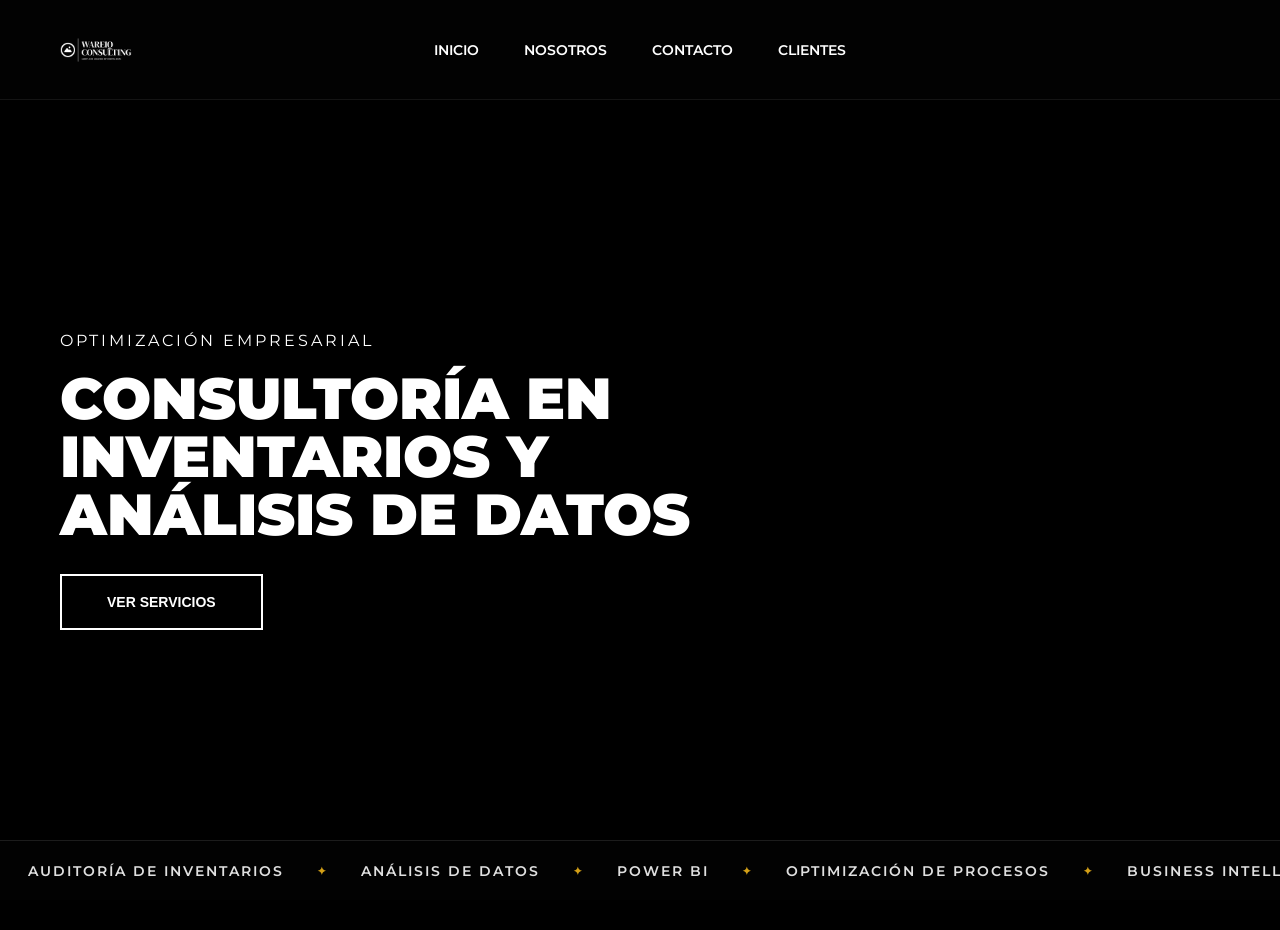
<file: index.html>
<!DOCTYPE html>
<html lang="es">
<head>
    <meta charset="UTF-8">
    <meta name="viewport" content="width=device-width, initial-scale=1.0">
    <title>WareIQ Consulting</title>

    <link rel="stylesheet" href="style.css">

    <link rel="preconnect" href="https://fonts.googleapis.com">
    <link href="https://fonts.googleapis.com/css2?family=Montserrat:wght@300;400;600;700;900&display=swap" rel="stylesheet">
</head>

<body>

    <!-- NAVBAR -->
    <header class="navbar">

        <div class="logo">
            <img src="logo.png" alt="WareIQ Logo">
        </div>

        <nav>
            <a href="index.html">INICIO</a>
            <a href="nosotros.html">NOSOTROS</a>
            <a href="contacto.html">CONTACTO</a>
            <a href="portal.html">CLIENTES</a>
        </nav>

        <div class="menu-btn">☰</div>

    </header>

    <!-- HERO -->
    <!-- HERO -->
<section class="hero">

    <div class="overlay"></div>

    <div class="hero-content">

        <p class="subtitle">
            OPTIMIZACIÓN EMPRESARIAL
        </p>

        <h1>
            CONSULTORÍA EN <br>
            INVENTARIOS Y <br>
            ANÁLISIS DE DATOS
        </h1>

        <button class="hero-btn"
                onclick="window.location.href='servicios.html'">
            VER SERVICIOS
        </button>

    </div>


    <!-- CINTA ANIMADA DE SERVICIOS -->
    <div class="services-ticker">

        <div class="ticker-track">

            <div class="ticker-content">
                <span>AUDITORÍA DE INVENTARIOS</span>
                <span class="separator">✦</span>

                <span>ANÁLISIS DE DATOS</span>
                <span class="separator">✦</span>

                <span>POWER BI</span>
                <span class="separator">✦</span>

                <span>OPTIMIZACIÓN DE PROCESOS</span>
                <span class="separator">✦</span>

                <span>BUSINESS INTELLIGENCE</span>
                <span class="separator">✦</span>
            </div>

            <!-- COPIA PARA MOVIMIENTO INFINITO -->
            <div class="ticker-content" aria-hidden="true">
                <span>AUDITORÍA DE INVENTARIOS</span>
                <span class="separator">✦</span>

                <span>ANÁLISIS DE DATOS</span>
                <span class="separator">✦</span>

                <span>POWER BI</span>
                <span class="separator">✦</span>

                <span>OPTIMIZACIÓN DE PROCESOS</span>
                <span class="separator">✦</span>

                <span>BUSINESS INTELLIGENCE</span>
                <span class="separator">✦</span>
            </div>

        </div>

    </div>

</section>

    <script src="script.js"></script>

</body>
</html>
</file>
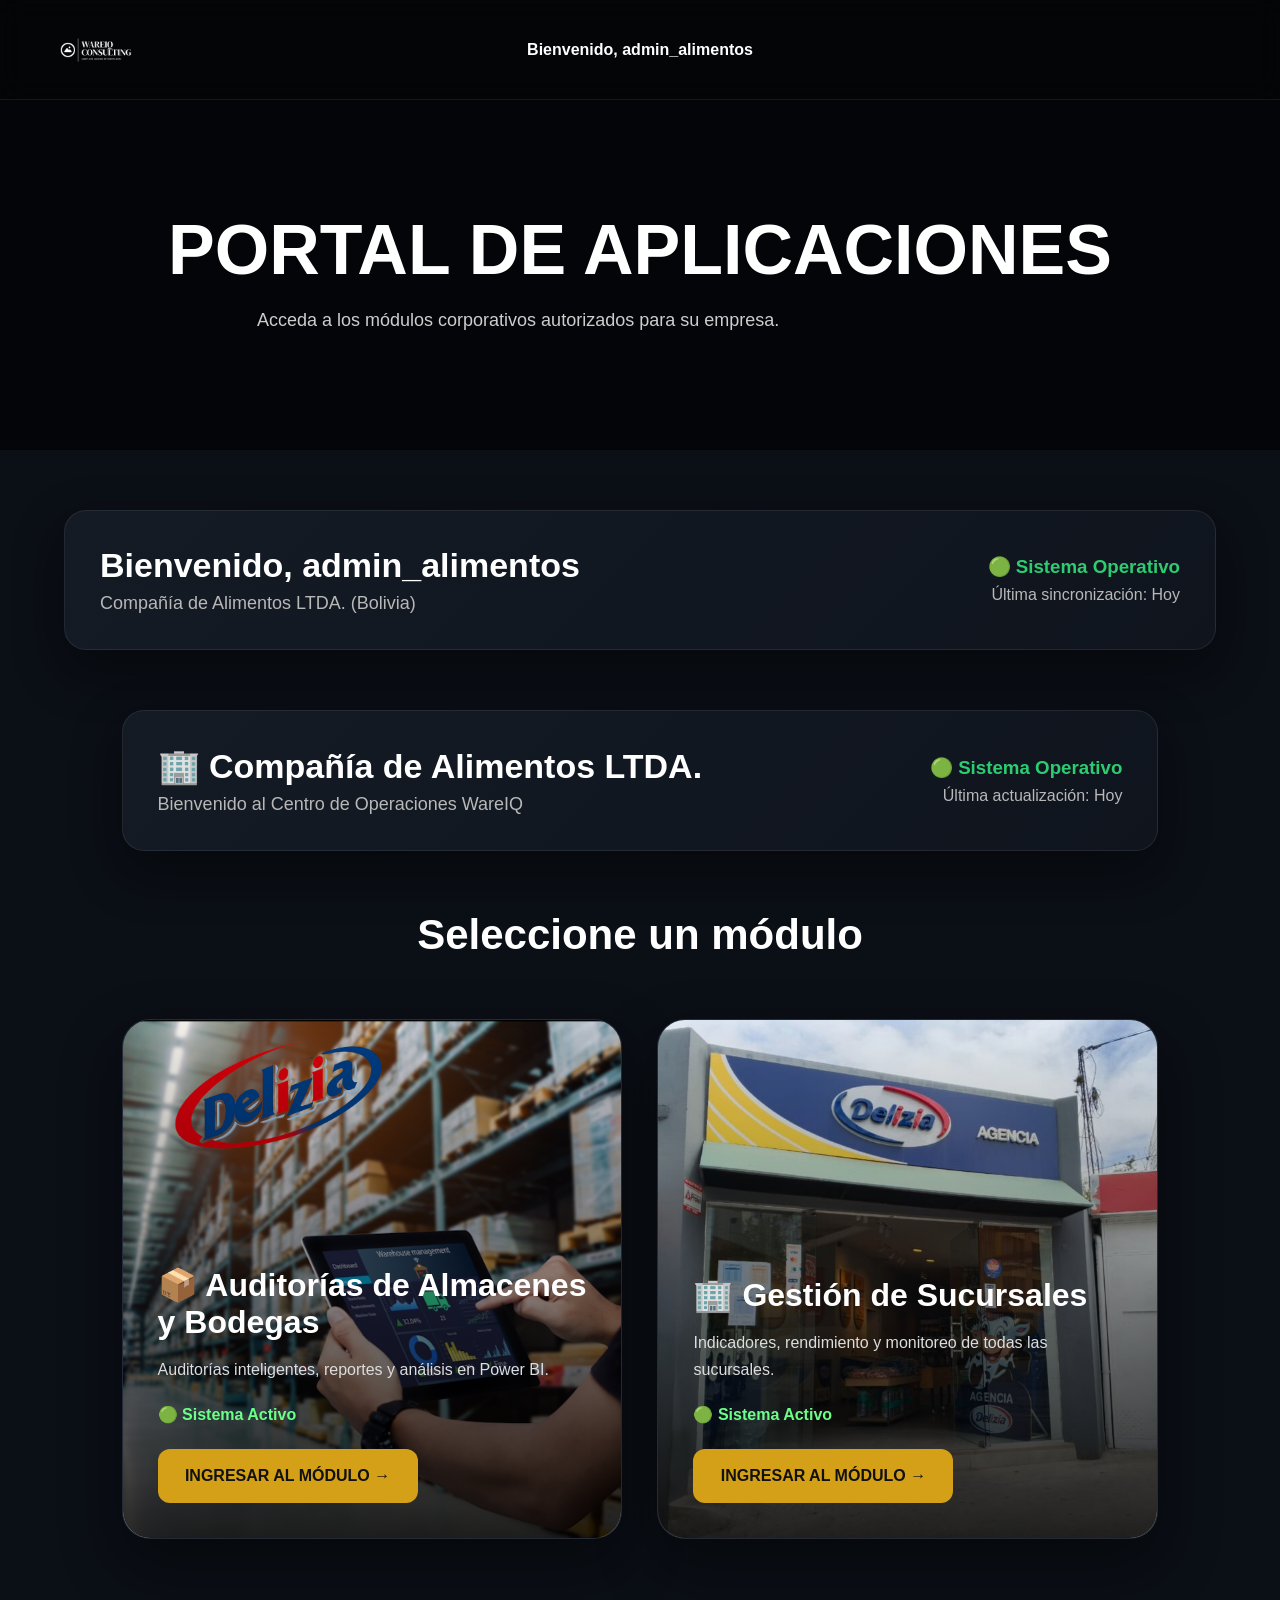
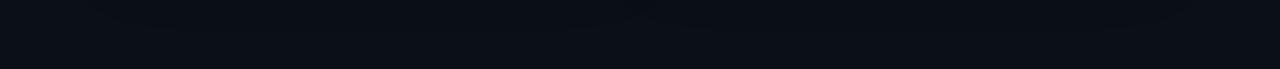
<file: apps-alimentos.html>
<!DOCTYPE html>
<html lang="es">

<head>

    <meta charset="UTF-8">
    <meta name="viewport" content="width=device-width, initial-scale=1.0">

    <title>Aplicaciones | Compañía de Alimentos</title>

     <link rel="stylesheet" href="style.css">
    <link rel="stylesheet" href="apps.css">

</head>

<body>

<header class="navbar">

    <div class="logo">

        <img src="logo.png" alt="WareIQ">

    </div>

    <nav>

        <span style="color:white;font-weight:600;">

            Bienvenido, admin_alimentos

        </span>

    </nav>

</header>


<section class="page-hero solutions-banner">

    <div class="page-hero-content">

        <h1>PORTAL DE APLICACIONES</h1>

        <p>

            Acceda a los módulos corporativos autorizados para su empresa.

        </p>

    </div>

</section>

    <section class="welcome-apps">

    <div class="welcome-left">

        <h2>Bienvenido, admin_alimentos</h2>

        <p>

            Compañía de Alimentos LTDA. (Bolivia)

        </p>

    </div>

    <div class="system-status">

        <h3>🟢 Sistema Operativo</h3>

        <p>

            Última sincronización:
            Hoy

        </p>

    </div>

</section>

<section class="apps-container">

    <div class="welcome-apps">

        <div class="welcome-left">

            <h2>🏢 Compañía de Alimentos LTDA.</h2>

            <p>

                Bienvenido al Centro de Operaciones WareIQ

            </p>

        </div>

        <div class="system-status">

            <h3>🟢 Sistema Operativo</h3>

            <p>

                Última actualización: Hoy

            </p>

        </div>

    </div>

    <h2 class="apps-title">

        Seleccione un módulo

    </h2>

    <div class="apps-grid">


<div class="app-card">

    <img src="auditoria-almacenes1.png" alt="Auditorías">

    <div class="app-overlay">

        <h3>📦 Auditorías de Almacenes y Bodegas</h3>

        <p>
            Auditorías inteligentes,
            reportes y análisis en Power BI.
        </p>

        <span class="status">

            🟢 Sistema Activo

        </span>

       <a href="dashboard-auditorias.html" class="app-btn">

    INGRESAR AL MÓDULO →

</a>

    </div>

</div>

<div class="app-card">

    <img src="gestion-sucursales.jpg" alt="Sucursales">

    <div class="app-overlay">

        <h3>🏢 Gestión de Sucursales</h3>

        <p>

            Indicadores,
            rendimiento y monitoreo
            de todas las sucursales.

        </p>

        <span class="status">

            🟢 Sistema Activo

        </span>

<a href="dashboard-sucursales.html" class="app-btn">

    INGRESAR AL MÓDULO →

</a>

    </div>

</div>




    </div>

</section>
<script src="script.js"></script>

</body>

</html>
</file>
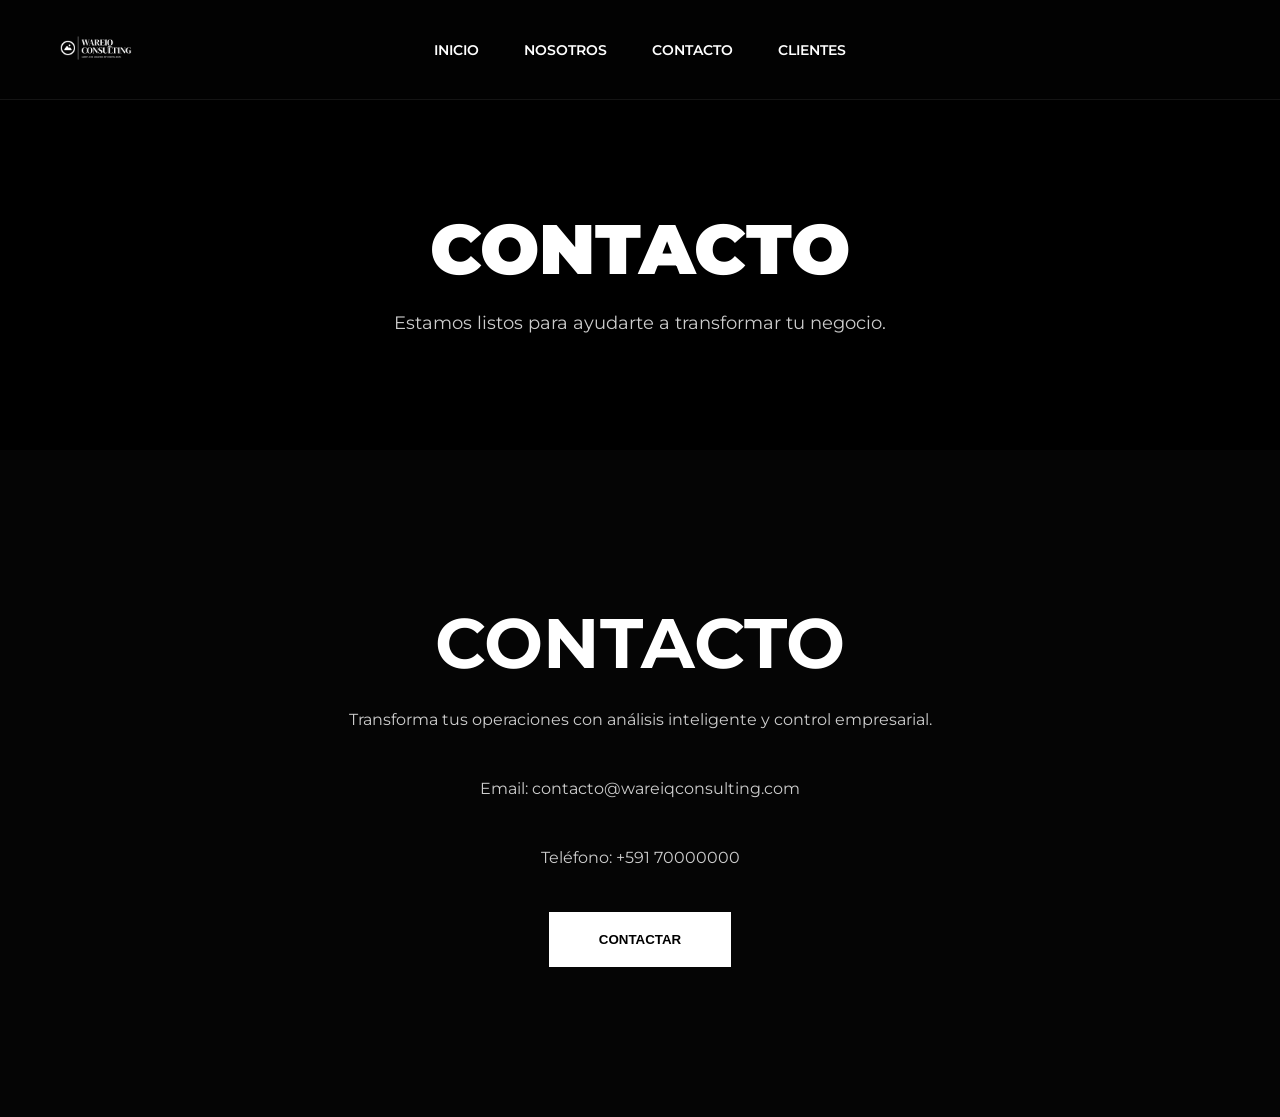
<file: contacto.html>
<!DOCTYPE html>
<html lang="es">
<head>
    <meta charset="UTF-8">
    <meta name="viewport" content="width=device-width, initial-scale=1.0">
    <title>Contacto - WareIQ Consulting</title>

    <link rel="stylesheet" href="style.css">

    <link rel="preconnect" href="https://fonts.googleapis.com">
    <link href="https://fonts.googleapis.com/css2?family=Montserrat:wght@300;400;600;700;900&display=swap" rel="stylesheet">
</head>

<body>


<header class="navbar">

    <div class="logo">
        <a href="index.html">
            <img src="logo.png" alt="WareIQ Consulting">
        </a>
    </div>

    <nav id="mainNav" aria-label="Navegación principal">
        <a href="index.html">INICIO</a>
        <a href="nosotros.html">NOSOTROS</a>
        <a href="contacto.html">CONTACTO</a>
        <a href="portal.html">CLIENTES</a>
    </nav>

    <button class="menu-btn"
            type="button"
            aria-label="Abrir menú"
            aria-controls="mainNav"
            aria-expanded="false">
        ☰
    </button>

</header>

<section class="page-hero contact-banner">

    <div class="page-hero-content">
        <h1>CONTACTO</h1>

        <p>
            Estamos listos para ayudarte a transformar tu negocio.
        </p>
    </div>

</section>
    
<section class="contact">

    <h2>CONTACTO</h2>

    <p>
        Transforma tus operaciones con análisis inteligente y control empresarial.
    </p>

    <p>Email: contacto@wareiqconsulting.com</p>
    <p>Teléfono: +591 70000000</p>

    <button>
        CONTACTAR
    </button>

</section>

</body>
</html>
</file>
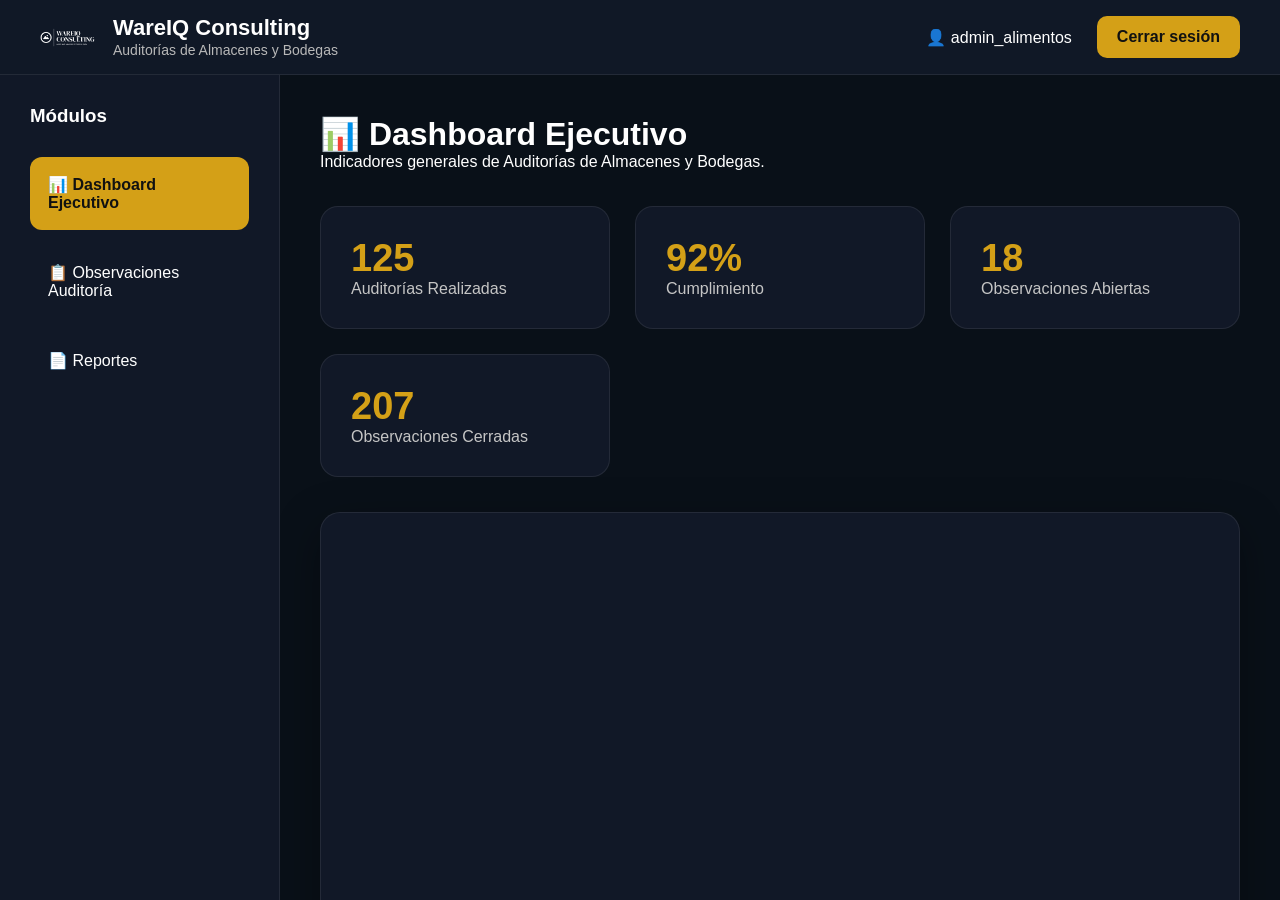
<file: dashboard-auditorias.html>
<!DOCTYPE html>

<html lang="es">

<head>

<meta charset="UTF-8">

<meta name="viewport"
content="width=device-width, initial-scale=1.0">

<title>

Auditorías de Almacenes

</title>

<link rel="stylesheet" href="style.css">

<link rel="stylesheet" href="dashboard.css">

</head>

<body>

<header class="dashboard-header">

    <div class="header-left">

        <img src="logo.png" alt="WareIQ" class="header-logo">

        <div>

            <h2>WareIQ Consulting</h2>

            <span>Auditorías de Almacenes y Bodegas</span>

        </div>

    </div>

    <div class="header-right">

        <span>👤 admin_alimentos</span>

        <a href="portal.html" class="logout-btn">

            Cerrar sesión

        </a>

    </div>

</header>

<div class="dashboard-container">


        <aside class="sidebar">

    <h3>Módulos</h3>

    <ul>

        <li class="menu-item active"

            data-section="dashboard">

            📊 Dashboard Ejecutivo

        </li>

        <li class="menu-item"

            data-section="observaciones">

            📋 Observaciones Auditoría

        </li>

        <li class="menu-item"

            data-section="reportes">

            📄 Reportes

        </li>

    </ul>

</aside>

<main class="dashboard-content">

    <div id="contenidoDashboard">

    </div>

</main>

</div>
<script src="dashboard.js"></script>
</body>

</html>
</file>
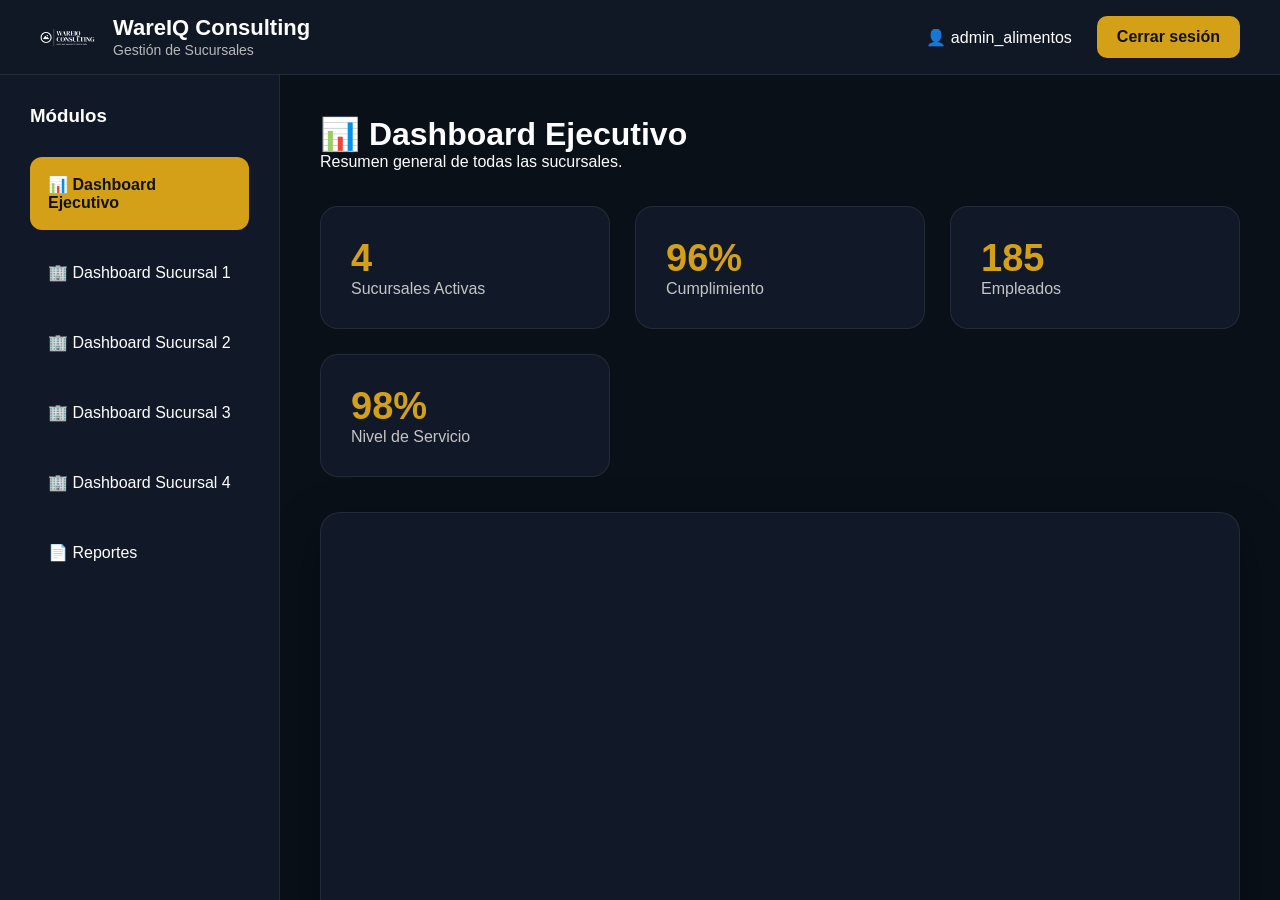
<file: dashboard-sucursales.html>
<!DOCTYPE html>
<html lang="es">

<head>

    <meta charset="UTF-8">
    <meta name="viewport" content="width=device-width, initial-scale=1.0">

    <title>Gestión de Sucursales | WareIQ</title>

    <link rel="stylesheet" href="style.css">
    <link rel="stylesheet" href="dashboard.css">

</head>

<body>

<header class="dashboard-header">

    <div class="header-left">

        <img src="logo.png" class="header-logo">

        <div>

            <h2>WareIQ Consulting</h2>

            <span>Gestión de Sucursales</span>

        </div>

    </div>

    <div class="header-right">

        <span>👤 admin_alimentos</span>

        <a href="portal.html" class="logout-btn">

            Cerrar sesión

        </a>

    </div>

</header>

<div class="dashboard-container">

    <aside class="sidebar">

        <h3>Módulos</h3>

        <ul>

            <li class="menu-item active"
                data-section="ejecutivo">

                📊 Dashboard Ejecutivo

            </li>

            <li class="menu-item"
                data-section="sucursal1">

                🏢 Dashboard Sucursal 1

            </li>

            <li class="menu-item"
                data-section="sucursal2">

                🏢 Dashboard Sucursal 2

            </li>

            <li class="menu-item"
                data-section="sucursal3">

                🏢 Dashboard Sucursal 3

            </li>

            <li class="menu-item"
                data-section="sucursal4">

                🏢 Dashboard Sucursal 4

            </li>

            <li class="menu-item"
                data-section="reportes">

                📄 Reportes

            </li>

        </ul>

    </aside>

    <main class="dashboard-content">

        <div id="contenidoDashboard"></div>

    </main>

</div>

<script src="dashboard-sucursales.js"></script>

</body>

</html>
</file>
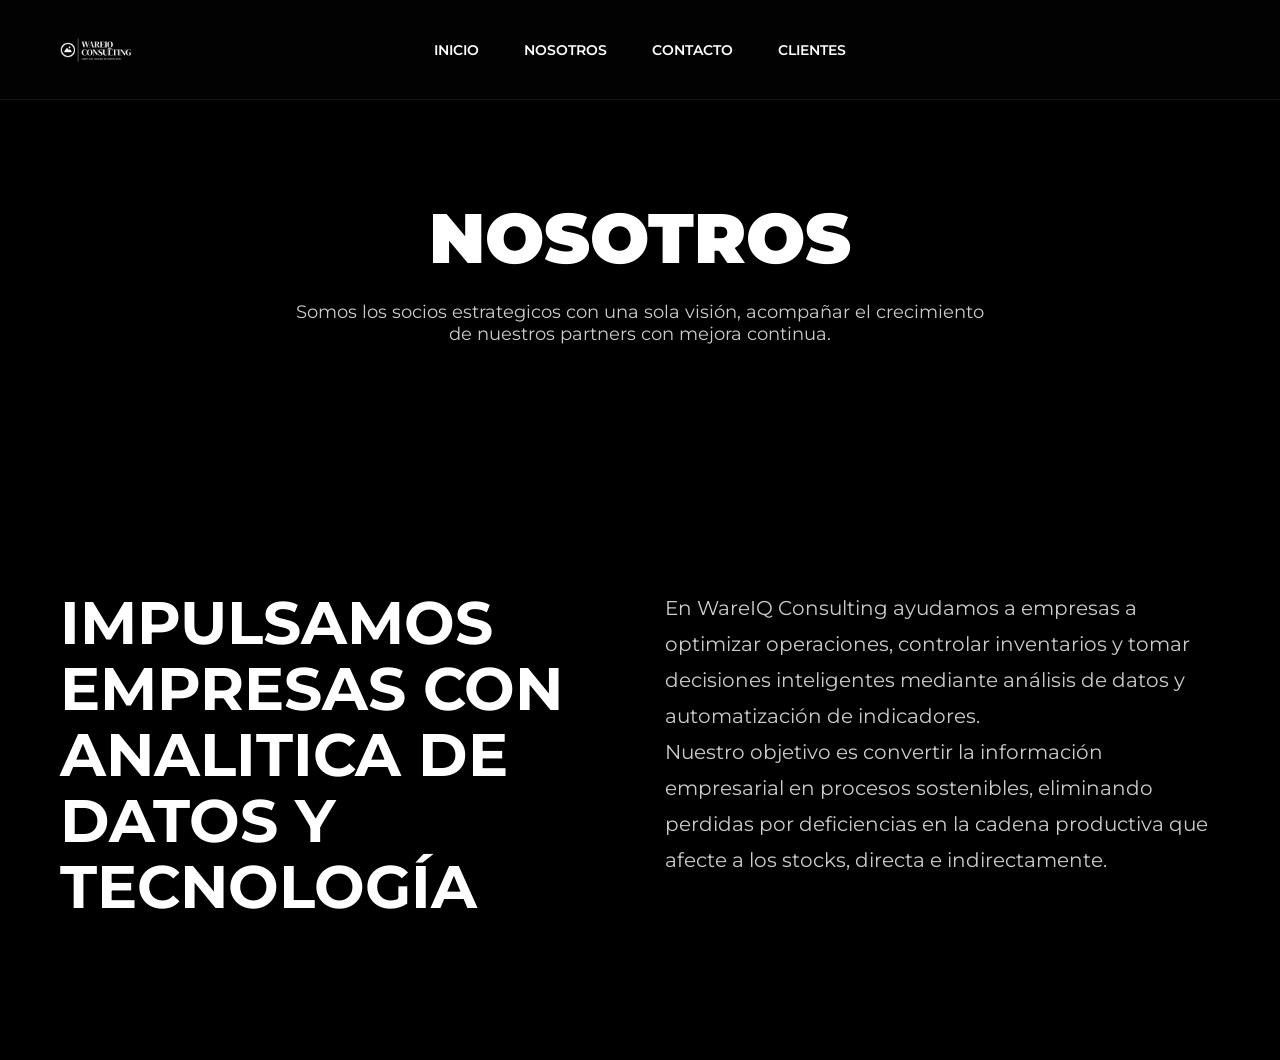
<file: nosotros.html>
<!DOCTYPE html>
<html lang="es">
<head>
    <meta charset="UTF-8">
    <meta name="viewport" content="width=device-width, initial-scale=1.0">
    <title>Nosotros - WareIQ Consulting</title>

    <link rel="stylesheet" href="style.css">

    <link rel="preconnect" href="https://fonts.googleapis.com">
    <link href="https://fonts.googleapis.com/css2?family=Montserrat:wght@300;400;600;700;900&display=swap" rel="stylesheet">
</head>

<body>

<header class="navbar">

    <div class="logo">
        <img src="logo.png" alt="WareIQ Logo">
    </div>

    <nav>
        <a href="index.html">INICIO</a>
        <a href="nosotros.html">NOSOTROS</a>
        <a href="contacto.html">CONTACTO</a>
        <a href="portal.html">CLIENTES</a>
    </nav>

</header>
<section class="page-hero about-banner">

    <div class="page-hero-content">
        <h1>NOSOTROS</h1>

        <p>
            Somos los socios estrategicos con una sola visión, acompañar el crecimiento de nuestros partners con mejora continua.
        </p>
    </div>

</section>
    
<section class="about">

    <div class="about-left">
        <h2>
            IMPULSAMOS EMPRESAS CON ANALITICA DE DATOS Y TECNOLOGÍA
        </h2>
    </div>

    <div class="about-right">
        <p>
            En WareIQ Consulting ayudamos a empresas a optimizar operaciones,
            controlar inventarios y tomar decisiones inteligentes mediante
            análisis de datos y automatización de indicadores.
        </p>
        
            <p>
            Nuestro objetivo es convertir la información empresarial en
            procesos sostenibles, eliminando perdidas por deficiencias en 
            la cadena productiva que afecte a los stocks, directa e indirectamente.
        </p>
    </div>

</section>

</body>
</html>
</file>
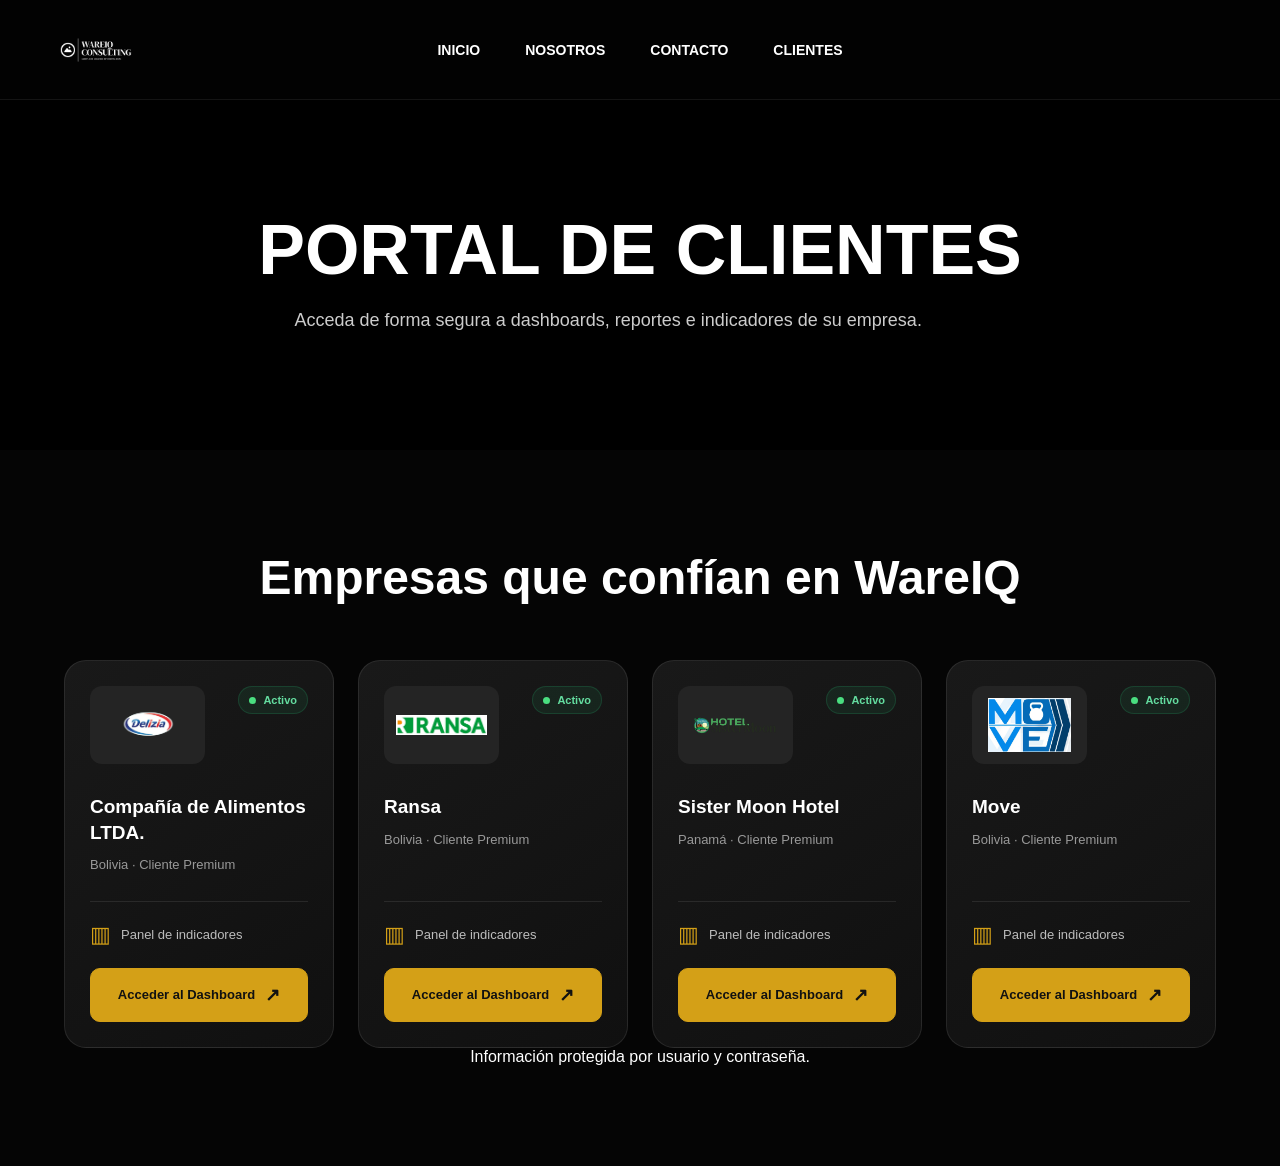
<file: portal.html>
<!DOCTYPE html>
<html lang="es">

<head>

    <meta charset="UTF-8">
    <meta name="viewport" content="width=device-width, initial-scale=1.0">

    <title>Portal de Clientes | WareIQ Consulting</title>

    <link rel="stylesheet" href="style.css">

</head>

<body>

    <!-- ===========================
     MODAL LOGIN
=========================== -->

<div id="loginModal" class="modal">

    <div class="modal-content">

        <span class="close">&times;</span>

        <h2>🔒 Iniciar sesión</h2>

        <p>
            Acceda al dashboard exclusivo de su empresa.
        </p>
<p id="empresaSeleccionada" class="empresa-seleccionada"></p>
        <form id="loginForm">

            <label>Empresa</label>

           <select id="empresa">

                <option value="Compañía de Alimentos LTDA. (Bolivia)">
    Compañía de Alimentos LTDA. (Bolivia)
</option>

<option value="Ransa (Bolivia)">
    Ransa (Bolivia)
</option>

<option value="Sister Moon Hotel (Panamá)">
    Sister Moon Hotel (Panamá)
</option>

<option value="Move (Bolivia)">
    Move (Bolivia)
</option>

            </select>

            <label>Usuario</label>

           <input
    id="usuario"
    type="text"
    placeholder="Usuario">

            <label>Contraseña</label>

            <input
    id="password"
    type="password"
    placeholder="Contraseña">

           <button type="submit">
    INGRESAR →
</button>
<p id="mensajeLogin"></p>
            
        </form>

    </div>

</div>
    
<header class="navbar">

    <div class="logo">
        <img src="logo.png" alt="WareIQ Logo">
    </div>

    <nav>
        <a href="index.html">INICIO</a>
        <a href="nosotros.html">NOSOTROS</a>
        <a href="contacto.html">CONTACTO</a>
        <a href="portal.html">CLIENTES</a>
    </nav>

</header>


<section class="page-hero solutions-banner">

    <div class="page-hero-content">

        <h1>PORTAL DE CLIENTES</h1>

        <p>

            Acceda de forma segura a dashboards,
            reportes e indicadores de su empresa.

        </p>

    </div>

</section>


<section class="clients">

    <h2>Empresas que confían en WareIQ</h2>


<div class="client-grid">

    <!-- CLIENTE 1 -->
    <article class="client-card">
        <div class="client-card-top">
            <div class="client-logo">
                <img src="empresa1.png" alt="Delizia">
            </div>
            <span class="client-status">Activo</span>
        </div>

        <div class="client-details">
            <h3>Compañía de Alimentos LTDA.</h3>
            <p class="client-location">Bolivia · Cliente Premium</p>
        </div>

        <div class="client-dashboard">
            <span>▥</span>
            <span>Panel de indicadores</span>
        </div>

        <button class="client-btn openModal"
            type="button"
            data-company="Compañía de Alimentos LTDA. (Bolivia)">
            Acceder al Dashboard <span>↗</span>
        </button>
    </article>

    <!-- CLIENTE 2 -->
    <article class="client-card">
        <div class="client-card-top">
            <div class="client-logo">
                <img src="empresa2.png" alt="Ransa">
            </div>
            <span class="client-status">Activo</span>
        </div>

        <div class="client-details">
            <h3>Ransa</h3>
            <p class="client-location">Bolivia · Cliente Premium</p>
        </div>

        <div class="client-dashboard">
            <span>▥</span>
            <span>Panel de indicadores</span>
        </div>

        <button class="client-btn openModal"
            type="button"
            data-company="Ransa (Bolivia)">
            Acceder al Dashboard <span>↗</span>
        </button>
    </article>

    <!-- CLIENTE 3 -->
    <article class="client-card">
        <div class="client-card-top">
            <div class="client-logo">
                <img src="empresa3.png" alt="Sister Moon Hotel">
            </div>
            <span class="client-status">Activo</span>
        </div>

        <div class="client-details">
            <h3>Sister Moon Hotel</h3>
            <p class="client-location">Panamá · Cliente Premium</p>
        </div>

        <div class="client-dashboard">
            <span>▥</span>
            <span>Panel de indicadores</span>
        </div>

        <button class="client-btn openModal"
            type="button"
            data-company="Sister Moon Hotel (Panamá)">
            Acceder al Dashboard <span>↗</span>
        </button>
    </article>

    <!-- CLIENTE 4 -->
    <article class="client-card">
        <div class="client-card-top">
            <div class="client-logo">
                <img src="empresa4.png" alt="Move">
            </div>
            <span class="client-status">Activo</span>
        </div>

        <div class="client-details">
            <h3>Move</h3>
            <p class="client-location">Bolivia · Cliente Premium</p>
        </div>

        <div class="client-dashboard">
            <span>▥</span>
            <span>Panel de indicadores</span>
        </div>

        <button class="client-btn openModal"
            type="button"
            data-company="Move (Bolivia)">
            Acceder al Dashboard <span>↗</span>
        </button>
    </article>

</div>


     
<section class="portal-info">

        <p>
            Información protegida por usuario y contraseña.
        </p>

    </div>

</section>
<script src="script.js"></script>
</body>

</html>
</file>
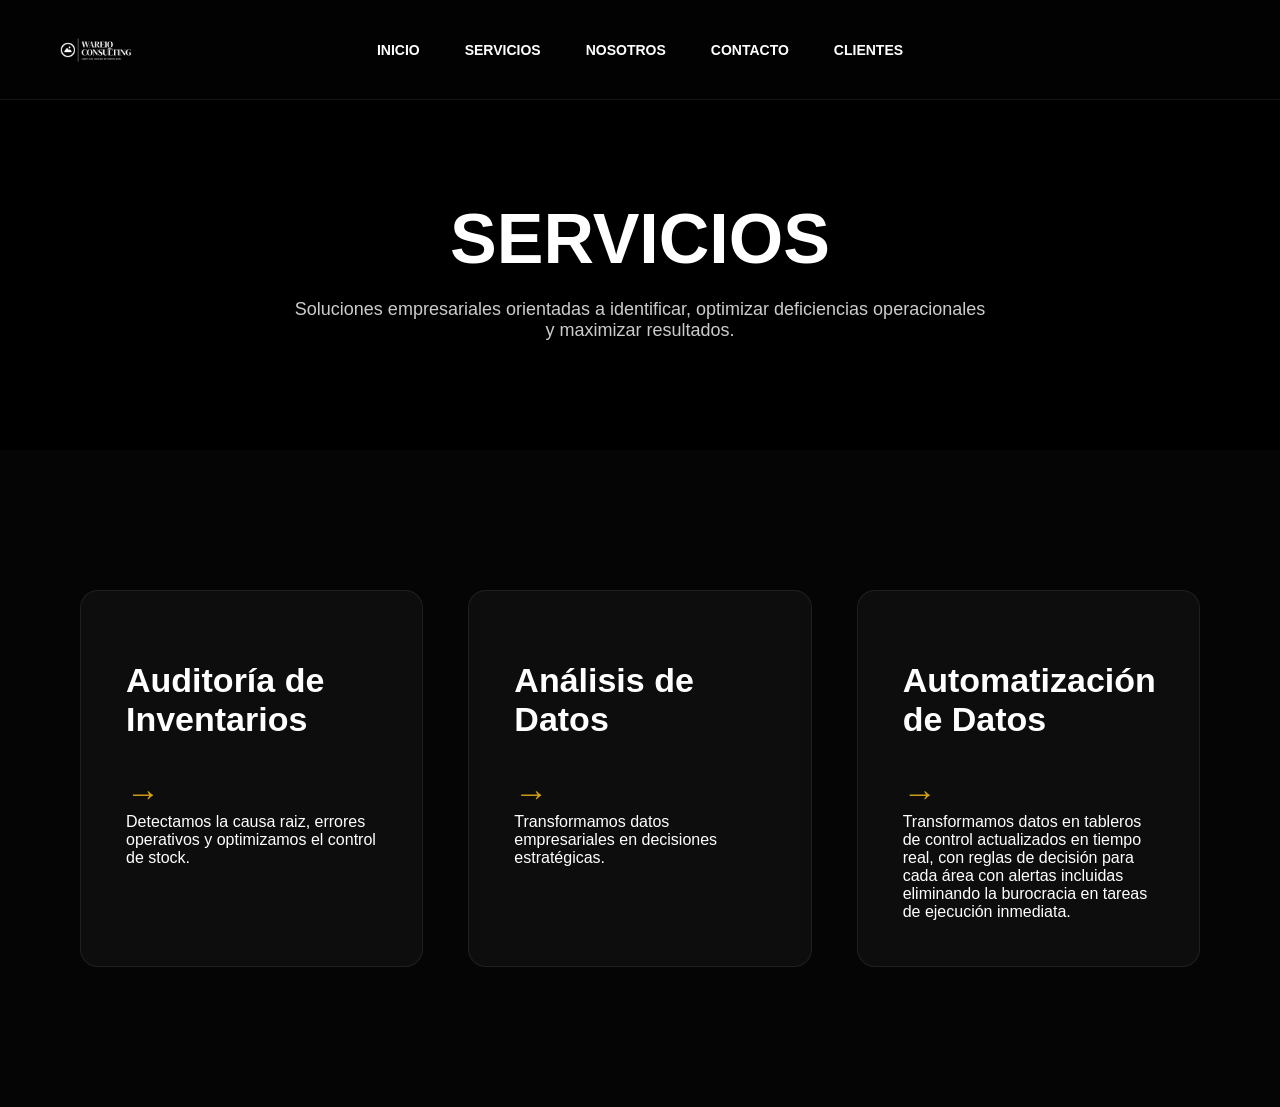
<file: servicios.html>
<!DOCTYPE html>
<html lang="es">
<head>
    <meta charset="UTF-8">
    <title>Servicios - WareIQ Consulting</title>
    <link rel="stylesheet" href="style.css">
</head>

<body>

<header class="navbar">

    <div class="logo">
        <img src="logo.png" alt="WareIQ Logo">
    </div>

    <nav>
        <a href="index.html">INICIO</a>
        <a href="servicios.html">SERVICIOS</a>
        <a href="nosotros.html">NOSOTROS</a>
        <a href="contacto.html">CONTACTO</a>
        <a href="portal.html">CLIENTES</a>
    </nav>

</header>
<section class="page-hero services-banner">

    <div class="page-hero-content">
        <h1>SERVICIOS</h1>

        <p>
            Soluciones empresariales orientadas a identificar, optimizar deficiencias operacionales y maximizar resultados.
        </p>
    </div>

</section>
<section class="services">

    <div class="service-card">
        <h2>Auditoría de Inventarios</h2>
        <p>
            <div class="arrow">
    →
</div>
            Detectamos la causa raiz, errores operativos y optimizamos el control de stock.
        </p>
    </div>

    <div class="service-card">
        <h2>Análisis de Datos</h2>
        <p>
            <div class="arrow">
    →
</div>
            Transformamos datos empresariales en decisiones estratégicas.
        </p>
    </div>

    <div class="service-card">
        <h2>Automatización de Datos</h2>
        <p>
            <div class="arrow">
    →
</div>
            Transformamos datos en tableros de control actualizados en tiempo real, con reglas de decisión para cada área con alertas incluidas eliminando la burocracia en tareas de ejecución inmediata.
        </p>
    </div>

</section>

</body>
</html>
</file>
<file: style.css>
*{
    margin:0;
    padding:0;
    box-sizing:border-box;
}

body{
    font-family:'Montserrat', sans-serif;
    background:black;
    color:white;
    overflow-x:hidden;
}

/* =========================================
   NAVBAR
========================================= */

.navbar{
    position:fixed;
    top:0;
    left:0;

    width:100%;
    height:100px;

    display:grid;
    grid-template-columns:260px 1fr 260px;
    align-items:center;

    padding:0 60px;

    z-index:9999;

    /* EFECTO CRISTAL */
    background:rgba(10,10,10,0.28);

    backdrop-filter:blur(14px);
    -webkit-backdrop-filter:blur(14px);

    border-bottom:1px solid rgba(255,255,255,0.07);

    transition:
        background .4s ease,
        backdrop-filter .4s ease;
}


/* NAVBAR AL HACER SCROLL */

.navbar.scrolled{
    background:rgba(5,5,5,0.75);

    backdrop-filter:blur(20px);
    -webkit-backdrop-filter:blur(20px);
}


/* LOGO */

.logo{
    justify-self:start;

    display:flex;
    align-items:center;

    height:100%;
}


.logo img{
    width:auto;
    height:auto;

    max-width:190px;
    max-height:72px;

    object-fit:contain;
}


/* MENÚ CENTRAL */

nav{
    justify-self:center;

    display:flex;
    align-items:center;

    gap:45px;
}


nav a{
    text-decoration:none;

    color:white;

    font-size:14px;
    font-weight:600;

    transition:.3s;
}


nav a:hover{
    opacity:.65;
}


/* HAMBURGUESA */

.menu-btn{
    justify-self:end;

    display:flex;
    align-items:center;
    justify-content:center;

    font-size:28px;

    cursor:pointer;

    height:100%;
}
/* HERO */

.hero{
    height:100vh;
    position:relative;
    display:flex;
    align-items:center;
    padding:140px 60px 80px;

    background-image:
    linear-gradient(
        to top,
        rgba(0,0,0,0.85),
        rgba(0,0,0,0.35)
    ),
    url('https://images.unsplash.com/photo-1520607162513-77705c0f0d4a?q=80&w=1974&auto=format&fit=crop');

    background-size:cover;
    background-position:center;
    background-repeat:no-repeat;
}

.overlay{
    position:absolute;
    width:100%;
    height:100%;
    background:linear-gradient(
        to top,
        rgba(0,0,0,0.9),
        rgba(0,0,0,0.2)
    );
}

.hero-content{
    position:relative;
    z-index:2;
    max-width:700px;
}

.subtitle{
    font-size:16px;
    margin-bottom:20px;
    letter-spacing:3px;
}

.hero h1{
    font-size:58px;
    line-height:1;
    font-weight:900;
    margin-bottom:30px;
    max-width:700px;
}

.hero-btn{
    padding:18px 45px;
    border:2px solid white;
    background:transparent;
    color:white;
    cursor:pointer;
    font-size:14px;
    font-weight:700;
    transition:0.4s;
}

.hero-btn:hover{
    background:white;
    color:black;
}

/* SERVICES */

.services{

    display:grid;

    grid-template-columns:repeat(auto-fit,minmax(330px,1fr));

    gap:45px;

    padding:140px 80px;

    background:#050505;

}

.service-card{

    background:#0d0d0d;

    border:1px solid rgba(255,255,255,.08);

    border-radius:18px;

    padding:45px;

    transition:.45s;

    position:relative;

    overflow:hidden;

    cursor:pointer;

}

.service-card::before{

    content:"";

    position:absolute;

    inset:0;

    background:linear-gradient(
        135deg,
        rgba(255,187,0,.08),
        transparent 60%
    );

    opacity:0;

    transition:.45s;

}

.service-card:hover{

    transform:translateY(-12px);

    border-color:#d4a017;

    box-shadow:
        0 0 18px rgba(212,160,23,.35),
        0 0 45px rgba(212,160,23,.15);

}

.service-card:hover::before{

    opacity:1;

}

.service-card h2{

    font-size:34px;

    margin-top:25px;

    margin-bottom:20px;

    font-weight:700;

}

.service-card p{

    color:#bdbdbd;

    line-height:1.8;

    font-size:18px;

}

/* ABOUT */

.about{
    display:grid;
    grid-template-columns:1fr 1fr;
    padding:140px 60px;
    gap:50px;
    background:black;
}

.about h2{
    font-size:60px;
    line-height:1.1;
}

.about p{
    font-size:20px;
    line-height:1.8;
    opacity:0.8;
}

/* SOLUTIONS */

.solutions{
    display:grid;
    grid-template-columns:repeat(3,1fr);
}

.solution{
    height:350px;
    display:flex;
    align-items:flex-end;
    padding:40px;
    background-size:cover;
    background-position:center;
    position:relative;
    overflow:hidden;
}

.solution::before{
    content:'';
    position:absolute;
    width:100%;
    height:100%;
    background:rgba(0,0,0,0.45);
    top:0;
    left:0;
}

.solution h3{
    position:relative;
    z-index:2;
    font-size:32px;
}

.solution:nth-child(1){
    background-image:url('https://images.unsplash.com/photo-1554224155-6726b3ff858f');
}

.solution:nth-child(2){
    background-image:url('https://images.unsplash.com/photo-1516321318423-f06f85e504b3');
}

.solution:nth-child(3){
    background-image:url('https://images.unsplash.com/photo-1460925895917-afdab827c52f');
}

/* CONTACT */

.contact{
    padding:150px 60px;
    text-align:center;
    background:#050505;
}

.contact h2{
    font-size:70px;
    margin-bottom:20px;
}

.contact p{
    max-width:700px;
    margin:auto;
    line-height:1.8;
    opacity:0.8;
    margin-bottom:40px;
}

.contact button{
    padding:20px 50px;
    background:white;
    color:black;
    border:none;
    font-weight:700;
    cursor:pointer;
    transition:0.4s;
}

.contact button:hover{
    opacity:0.8;
}

/* RESPONSIVE */

@media(max-width:1000px){

    .hero h1{
        font-size:55px;
    }

    .services{
        grid-template-columns:1fr;
    }

    .solutions{
        grid-template-columns:1fr;
    }

    .about{
        grid-template-columns:1fr;
    }

    nav{
        display:none;
    }

}

/* HERO INTERNO */

.page-hero{
    height:50vh;
    display:flex;
    align-items:center;
    justify-content:center;
    text-align:center;

    position:relative;

    background-size:cover;
    background-position:center;
    background-repeat:no-repeat;

    padding-top:90px;
}

.page-hero::before{
    content:'';
    position:absolute;
    inset:0;

    background:rgba(0,0,0,0.65);
}

.page-hero-content{
    position:relative;
    z-index:2;
}

.page-hero h1{
    font-size:70px;
    font-weight:900;
    margin-bottom:20px;
}

.page-hero p{
    font-size:18px;
    opacity:.8;
    max-width:700px;
}

/* FONDOS PARA CADA PAGINA */

.services-banner{
    background-image:
    url('https://images.unsplash.com/photo-1554224155-6726b3ff858f?q=80&w=1974&auto=format&fit=crop');
}

.about-banner{
    background-image:
    url('https://images.unsplash.com/photo-1521791136064-7986c2920216?q=80&w=1974&auto=format&fit=crop');
}

.solutions-banner{
    background-image:
    url('https://images.unsplash.com/photo-1516321318423-f06f85e504b3?q=80&w=1974&auto=format&fit=crop');
}

.contact-banner{
    background-image:
    url('https://images.unsplash.com/photo-1552664730-d307ca884978?q=80&w=1974&auto=format&fit=crop');
}

.icon{

    font-size:52px;

    color:#d4a017;

    margin-bottom:10px;

    transition:.4s;

}

.service-card:hover .icon{

    transform:scale(1.15);

    text-shadow:0 0 18px rgba(212,160,23,.7);

}

.arrow{

    margin-top:35px;

    color:#d4a017;

    font-size:34px;

    transition:.4s;

}

.service-card:hover .arrow{

    transform:translateX(12px);

}

/* ===========================
   PORTAL DE CLIENTES
=========================== */

.clients{

    padding:100px 70px;

    background:#050505;

    text-align:center;

}

.clients h2{

    font-size:48px;

    margin-bottom:60px;

    font-weight:800;

}

.client-grid{

    display:grid;

    grid-template-columns:repeat(auto-fit,minmax(220px,1fr));

    gap:35px;

}

.client-card{

    background:#111;

    border:1px solid rgba(255,255,255,.08);

    border-radius:18px;

    padding:40px;

    transition:.4s;

    cursor:pointer;

}

.client-card:hover{

    transform:translateY(-10px);

    border-color:#d4a017;

    box-shadow:
    0 0 20px rgba(212,160,23,.30);

}

.client-card img{

    width:140px;

    height:90px;

    object-fit:contain;

    margin-bottom:25px;

}

.client-card h3{

    font-size:22px;

    margin-bottom:10px;

}

.client-card p{

    color:#999;

}

/* ===========================
      LOGIN CLIENTES
=========================== */

.login-section{

    background:#050505;

    padding:120px 20px;

    display:flex;

    justify-content:center;

}

.login-card{

    width:500px;

    background:rgba(20,20,20,.90);

    border:1px solid rgba(255,255,255,.08);

    border-radius:22px;

    padding:55px;

    backdrop-filter:blur(15px);

    transition:.4s;

    box-shadow:0 15px 40px rgba(0,0,0,.45);

}

.login-card:hover{

    border-color:#d4a017;

    box-shadow:
        0 0 20px rgba(212,160,23,.25),
        0 20px 45px rgba(0,0,0,.55);

}

.login-icon{

    width:80px;

    height:80px;

    margin:auto;

    margin-bottom:20px;

    display:flex;

    justify-content:center;

    align-items:center;

    font-size:34px;

    border-radius:50%;

    background:#d4a017;

}

.login-card h2{

    text-align:center;

    font-size:34px;

    margin-bottom:15px;

}

.login-text{

    text-align:center;

    color:#999;

    margin-bottom:40px;

    line-height:1.6;

}

.input-group{

    margin-bottom:25px;

}

.input-group label{

    display:block;

    margin-bottom:10px;

    font-weight:600;

}

.input-group input{

    width:100%;

    padding:18px;

    border-radius:12px;

    border:1px solid rgba(255,255,255,.08);

    background:#111;

    color:white;

    font-size:16px;

    transition:.3s;

}

.input-group input:focus{

    outline:none;

    border-color:#d4a017;

    box-shadow:0 0 15px rgba(212,160,23,.25);

}

.login-btn{

    width:100%;

    padding:18px;

    border:none;

    border-radius:12px;

    margin-top:20px;

    font-size:17px;

    font-weight:700;

    background:#d4a017;

    color:#111;

    cursor:pointer;

    transition:.35s;

}

.login-btn:hover{

    transform:translateY(-3px);

    box-shadow:0 0 20px rgba(212,160,23,.45);

}

/*======================================
            MODAL LOGIN
======================================*/

.modal{

    display:none;

    position:fixed;

    z-index:99999;

    left:0;

    top:0;

    width:100%;

    height:100%;

    background:rgba(0,0,0,.75);

    backdrop-filter:blur(8px);

    justify-content:center;

    align-items:center;

}

.modal-content{

    width:480px;

    background:#111;

    border-radius:20px;

    padding:45px;

    border:1px solid rgba(255,255,255,.08);

    position:relative;

    animation:modalOpen .35s ease;

    box-shadow:0 25px 60px rgba(0,0,0,.6);

}

@keyframes modalOpen{

    from{

        opacity:0;

        transform:translateY(-30px);

    }

    to{

        opacity:1;

        transform:translateY(0);

    }

}

.close{

    position:absolute;

    right:25px;

    top:18px;

    font-size:34px;

    cursor:pointer;

    color:white;

    transition:.3s;

}

.close:hover{

    color:#d4a017;

}

.modal-content h2{

    text-align:center;

    margin-bottom:10px;

    font-size:34px;

}

.modal-content p{

    text-align:center;

    color:#aaa;

    margin-bottom:35px;

}

.modal-content form{

    display:flex;

    flex-direction:column;

}

.modal-content label{

    margin-bottom:8px;

    margin-top:18px;

    font-weight:600;

}

.modal-content input,
.modal-content select{

    padding:16px;

    border-radius:10px;

    border:1px solid rgba(255,255,255,.08);

    background:#1a1a1a;

    color:white;

    font-size:15px;

}

.modal-content input:focus,
.modal-content select:focus{

    outline:none;

    border-color:#d4a017;

    box-shadow:0 0 15px rgba(212,160,23,.25);

}

.modal-content button{

    margin-top:35px;

    padding:18px;

    border:none;

    border-radius:10px;

    background:#d4a017;

    color:black;

    font-size:16px;

    font-weight:700;

    cursor:pointer;

    transition:.3s;

}

.modal-content button:hover{

    transform:translateY(-3px);

    box-shadow:0 0 18px rgba(212,160,23,.4);

}

.empresa-seleccionada{

    margin-top: 10px;
    margin-bottom: 25px;

    color: #d4a017;

    font-weight: 600;

    text-align: center;

    font-size: 16px;

}
#mensajeLogin{

    margin-top:20px;

    text-align:center;

    font-weight:bold;

    min-height:24px;

}

/* =========================================
   CINTA ANIMADA DE SERVICIOS
========================================= */

.services-ticker{
    position:absolute;

    bottom:0;
    left:0;

    width:100%;
    height:60px;

    display:flex;
    align-items:center;

    overflow:hidden;

    background:rgba(5,5,5,0.48);

    backdrop-filter:blur(12px);
    -webkit-backdrop-filter:blur(12px);

    border-top:1px solid rgba(255,255,255,0.10);

    z-index:10;
}


/* CONTENEDOR QUE SE MUEVE */

.ticker-track{
    display:flex;

    width:max-content;

    animation:tickerMove 32s linear infinite;
}


/* CADA BLOQUE */

.ticker-content{
    display:flex;
    align-items:center;

    flex-shrink:0;

    white-space:nowrap;
}


/* TEXTO */

.ticker-content span{
    font-family:'Montserrat', sans-serif;

    font-size:14px;

    font-weight:600;

    letter-spacing:2px;

    color:rgba(255,255,255,.88);

    margin:0 28px;
}


/* SEPARADORES */

.ticker-content .separator{
    color:#d4a017;

    font-size:11px;

    margin:0 5px;
}


/* MOVIMIENTO */

@keyframes tickerMove{

    from{
        transform:translateX(0);
    }

    to{
        transform:translateX(-50%);
    }

}


/* PAUSA CUANDO PASAS EL MOUSE */

.services-ticker:hover .ticker-track{
    animation-play-state:paused;
}


/* RESPONSIVE */

@media(max-width:768px){

    .services-ticker{
        height:50px;
    }

    .ticker-content span{
        font-size:11px;
        letter-spacing:1.5px;
        margin:0 18px;
    }

}

/* =========================================
   WAREIQ - TARJETAS PREMIUM DE CLIENTES
========================================= */

.clients {
    padding: 100px 5%;
    background: #050505;
}

.clients > h2 {
    font-size: clamp(30px, 4vw, 48px);
    font-weight: 800;
    text-align: center;
    margin-bottom: 55px;
}

/* DISTRIBUCIÓN */

.client-grid {
    display: grid;
    grid-template-columns: repeat(4, minmax(0, 1fr));
    gap: 24px;
    max-width: 1600px;
    margin: 0 auto;
}

/* TARJETA */

.client-grid .client-card {
    background: linear-gradient(145deg, #191919, #101010);
    border: 1px solid rgba(255,255,255,0.09);
    border-radius: 22px;
    padding: 25px;
    min-width: 0;

    display: flex;
    flex-direction: column;
    text-align: left;

    cursor: default;
    transition: transform .35s, border-color .35s,
                box-shadow .35s;
}

.client-grid .client-card:hover {
    transform: translateY(-7px);
    border-color: rgba(212,160,23,.55);
    box-shadow: 0 18px 40px rgba(0,0,0,.4);
}

/* LOGO Y ESTADO */

.client-card-top {
    display: flex;
    justify-content: space-between;
    align-items: flex-start;
    gap: 10px;
    margin-bottom: 30px;
}

.client-logo {
    width: 115px;
    height: 78px;
    display: flex;
    align-items: center;
    justify-content: center;
    background: #242424;
    border-radius: 12px;
    padding: 12px;
}

.client-grid .client-logo img {
    width: 100%;
    height: 100%;
    max-width: 100%;
    object-fit: contain;
    margin: 0;
}

.client-status {
    display: inline-flex;
    align-items: center;
    gap: 7px;
    padding: 7px 10px;
    background: rgba(38,180,112,.10);
    color: #64dda0;
    border: 1px solid rgba(38,180,112,.2);
    border-radius: 30px;
    font-size: 11px;
    font-weight: 600;
    white-space: nowrap;
}

.client-status::before {
    content: "";
    width: 7px;
    height: 7px;
    background: #4ade80;
    border-radius: 50%;
}

/* NOMBRE */

.client-details {
    margin-bottom: 26px;
    flex-grow: 1;
}

.client-grid .client-details h3 {
    font-size: 19px;
    font-weight: 700;
    line-height: 1.35;
    margin: 0 0 10px;
    color: #fff;
}

.client-grid .client-location {
    font-size: 13px;
    color: #999;
    line-height: 1.5;
    margin: 0;
}

/* PANEL */

.client-dashboard {
    display: flex;
    align-items: center;
    gap: 10px;
    border-top: 1px solid rgba(255,255,255,.09);
    padding: 20px 0;
    color: #bcbcbc;
    font-size: 13px;
}

.client-dashboard span:first-child {
    color: #d4a017;
    font-size: 22px;
}

/* BOTÓN DORADO */

.client-grid .client-btn {
    width: 100%;
    padding: 15px 12px;
    background: #d4a017;
    border: 1px solid #d4a017;
    border-radius: 10px;
    color: #111;

    display: flex;
    justify-content: center;
    align-items: center;
    gap: 10px;

    font-family: inherit;
    font-size: 13px;
    font-weight: 700;
    cursor: pointer;

    transition: background .3s, transform .3s,
                box-shadow .3s;
}

.client-grid .client-btn:hover {
    background: #edb52c;
    transform: translateY(-2px);
    box-shadow: 0 8px 24px rgba(212,160,23,.25);
}

.client-grid .client-btn:focus-visible {
    outline: 3px solid white;
    outline-offset: 3px;
}

.client-btn span {
    font-size: 18px;
    transition: transform .3s;
}

.client-btn:hover span {
    transform: translate(3px,-3px);
}

/* TABLET */

@media (max-width: 1150px) {
    .client-grid {
        grid-template-columns: repeat(2, minmax(0,1fr));
    }
}

/* CELULAR */

@media (max-width: 600px) {
    .clients {
        padding: 65px 20px;
    }

    .client-grid {
        grid-template-columns: 1fr;
        gap: 20px;
    }

    .client-grid .client-card {
        padding: 24px;
    }
}


/* ==========================================
   WAREIQ CONSULTING - RESPONSIVE
   TABLET Y CELULAR
========================================== */

html {
    scroll-behavior: smooth;
}

body {
    overflow-x: hidden;
}

img, iframe {
    max-width: 100%;
}

.navbar .menu-btn {
    display: none;
}

/* TABLETS */

@media (max-width: 1100px) {

    .navbar {
        height: 76px;
        padding: 0 24px;
        grid-template-columns: 1fr auto;
    }

    .navbar .logo img {
        max-width: 155px;
        max-height: 58px;
    }

    .navbar .menu-btn {
        display: flex;
        width: 44px;
        height: 44px;
        padding: 0;
        background: transparent;
        border: 0;
        color: white;
        font-size: 28px;
        cursor: pointer;
        z-index: 2;
    }

    .navbar nav {
        display: flex;
        position: absolute;
        top: 100%;
        left: 0;
        right: 0;
        width: 100%;
        padding: 12px 24px 24px;
        background: rgba(9,9,9,.96);
        backdrop-filter: blur(22px);
        -webkit-backdrop-filter: blur(22px);
        border-bottom: 1px solid rgba(255,255,255,.12);
        flex-direction: column;
        align-items: stretch;
        gap: 0;

        opacity: 0;
        visibility: hidden;
        transform: translateY(-10px);
        pointer-events: none;
        transition: opacity .25s, transform .25s,
                    visibility .25s;
    }

    .navbar.menu-open nav {
        opacity: 1;
        visibility: visible;
        transform: translateY(0);
        pointer-events: auto;
    }

    .navbar nav a {
        display: block;
        padding: 16px 8px;
        font-size: 14px;
        border-bottom: 1px solid rgba(255,255,255,.08);
    }

    .hero {
        padding: 120px 36px 90px;
    }

    .hero h1 {
        font-size: clamp(36px, 5.5vw, 58px);
    }

    .services {
        padding: 85px 36px;
        gap: 24px;
    }

    .about {
        padding: 85px 36px;
        gap: 28px;
    }

    .about h2 {
        font-size: clamp(30px, 5vw, 48px);
    }

    .contact {
        padding: 95px 36px;
    }

    .contact h2 {
        font-size: 48px;
    }

    .page-hero h1 {
        font-size: clamp(36px, 6vw, 60px);
    }
}

/* CELULARES */

@media (max-width: 600px) {

    .navbar {
        height: 70px;
        padding: 0 18px;
    }

    .navbar .logo img {
        max-width: 145px;
        max-height: 52px;
    }

    .hero {
        min-height: 100svh;
        height: auto;
        padding: 115px 22px 100px;
        background-position: 58% center;
    }

    .hero-content {
        width: 100%;
        max-width: 100%;
    }

    .subtitle {
        font-size: 11px;
        letter-spacing: 2px;
        line-height: 1.6;
        margin-bottom: 18px;
    }

    .hero h1 {
        font-size: clamp(27px, 7.4vw, 42px);
        line-height: 1.12;
        letter-spacing: -.7px;
        overflow-wrap: anywhere;
        margin-bottom: 28px;
    }

    .hero-btn {
        padding: 16px 24px;
        min-height: 48px;
        font-size: 12px;
    }

    .services-ticker {
        height: 48px;
    }

    .ticker-content span {
        font-size: 11px;
        letter-spacing: 1px;
        margin: 0 14px;
    }

    .page-hero {
        height: auto;
        min-height: 320px;
        padding: 105px 22px 55px;
    }

    .page-hero-content {
        width: 100%;
    }

    .page-hero h1 {
        font-size: clamp(30px, 8vw, 42px);
        line-height: 1.12;
        overflow-wrap: anywhere;
    }

    .page-hero p {
        font-size: 14px;
        line-height: 1.7;
    }

    .services {
        grid-template-columns: minmax(0, 1fr);
        padding: 55px 20px;
        gap: 20px;
    }

    .service-card {
        padding: 28px 24px;
    }

    .service-card h2 {
        font-size: 25px;
        line-height: 1.25;
    }

    .service-card p {
        font-size: 15px;
        line-height: 1.7;
    }

    .about {
        grid-template-columns: minmax(0, 1fr);
        padding: 65px 22px;
        gap: 25px;
    }

    .about h2 {
        font-size: clamp(28px, 8vw, 38px);
        line-height: 1.2;
    }

    .about p {
        font-size: 15px;
        line-height: 1.8;
    }

    .solutions {
        grid-template-columns: 1fr;
    }

    .solution {
        height: 280px;
        padding: 25px;
    }

    .solution h3 {
        font-size: 25px;
    }

    .contact {
        padding: 65px 22px;
    }

    .contact h2 {
        font-size: 36px;
    }

    .contact p {
        font-size: 15px;
        overflow-wrap: anywhere;
        margin-bottom: 25px;
    }

    .contact button {
        width: 100%;
        max-width: 320px;
        min-height: 48px;
    }

    /* PORTAL DE CLIENTES */

    .clients {
        padding: 60px 18px;
    }

    .clients > h2 {
        font-size: 30px;
        line-height: 1.2;
        margin-bottom: 35px;
    }

    .client-grid {
        grid-template-columns: minmax(0,1fr);
        gap: 18px;
    }

    .client-grid .client-card {
        padding: 22px;
    }

    .client-card-top {
        margin-bottom: 22px;
    }

    .client-grid .client-btn {
        min-height: 48px;
    }

    /* MODAL LOGIN */

    .modal {
        padding: 15px;
        overflow-y: auto;
        overscroll-behavior: contain;
    }

    .modal-content {
        width: 100%;
        max-width: 480px;
        max-height: calc(100dvh - 30px);
        overflow-y: auto;
        padding: 28px 20px;
        margin: auto;
    }

    .modal-content h2 {
        font-size: 25px;
        padding-right: 25px;
    }

    .modal-content p {
        font-size: 13px;
        margin-bottom: 15px;
    }

    .modal-content label {
        font-size: 13px;
        margin-top: 12px;
    }

    .modal-content input,
    .modal-content select {
        width: 100%;
        min-width: 0;
        min-height: 48px;
        font-size: 16px;
    }

    .modal-content button {
        min-height: 48px;
        margin-top: 20px;
    }

    .close {
        right: 16px;
        top: 12px;
    }
}

/* ACCESIBILIDAD */

@media (prefers-reduced-motion: reduce) {
    .ticker-track {
        animation: none;
    }

    html {
        scroll-behavior: auto;
    }
}
</file>
<file: apps.css>
/*======================================
        APPS PORTAL
======================================*/

body{

    margin:0;
    background:#0b0f16;
    color:white;
    font-family:Arial, Helvetica, sans-serif;

}

/*======================================
        WELCOME
======================================*/

.welcome-apps{

    width:90%;
    max-width:1300px;

    margin:60px auto 20px;

    background:linear-gradient(135deg,#141b25,#0f141d);

    border:1px solid rgba(255,255,255,.08);

    border-radius:22px;

    padding:35px;

    display:flex;

    justify-content:space-between;

    align-items:center;

    box-shadow:0 20px 50px rgba(0,0,0,.45);

}

.welcome-left h2{

    font-size:34px;

    margin-bottom:8px;

}

.welcome-left p{

    color:#b8b8b8;

    font-size:18px;

}

.system-status{

    text-align:right;

}

.system-status h3{

    color:#2ecc71;

    margin-bottom:8px;

}

.system-status p{

    color:#b8b8b8;

}
/*======================================
        APPS CONTAINER
======================================*/

.apps-container{

    width:90%;
    max-width:1400px;

    margin:60px auto;

}
.apps-title{

    text-align:center;

    font-size:42px;

    margin:60px 0;

    color:white;

}


/*======================================
        APPS GRID
======================================*/

.apps-grid{

    width:90%;

    max-width:1300px;

    margin:auto;

    display:grid;

    grid-template-columns:repeat(auto-fit,minmax(420px,1fr));

    gap:35px;

    padding-bottom:70px;

}

.app-card{

    position:relative;

    overflow:hidden;

    border-radius:28px;

    height:520px;

    border:1px solid rgba(255,255,255,.08);

    background:#111827;

    transition:.45s;

    box-shadow:0 25px 60px rgba(0,0,0,.45);

}

.app-card:hover{

    transform:translateY(-12px) scale(1.02);

    box-shadow:0 35px 80px rgba(0,0,0,.65);

}

.app-card img{

    width:100%;

    height:100%;

    object-fit:cover;

    transition:1s;

}

.app-card:hover img{

    transform:scale(1.12);

}

.app-overlay{

    position:absolute;

    inset:0;

    display:flex;

    flex-direction:column;

    justify-content:flex-end;

    padding:35px;

    background:linear-gradient(

        rgba(0,0,0,.05),

        rgba(0,0,0,.85)

    );

}

.app-overlay h3{

    font-size:32px;

    margin-bottom:15px;

}

.app-overlay p{

    color:#dddddd;

    line-height:1.7;

    margin-bottom:22px;

}

.status{

    display:inline-block;

    margin-bottom:25px;

    color:#6cff88;

    font-weight:bold;

}

.app-btn{

    display:inline-block;

    width:260px;

    text-align:center;

    padding:18px;

    border-radius:12px;

    background:#d4a017;

    color:#111;

    text-decoration:none;

    font-weight:bold;

    transition:.35s;

}

.app-btn:hover{

    background:#e6b325;

    transform:translateY(-4px);

    box-shadow:0 0 30px rgba(212,160,23,.55);

}
</file>
<file: dashboard.css>
/*======================================

DASHBOARD LAYOUT

======================================*/

body{

margin:0;

background:#091018;

font-family:Arial, Helvetica, sans-serif;

color:white;

}

.dashboard-container{

display:flex;

height:calc(100vh - 75px);

}

.dashboard-header{

height:75px;

background:#101826;

display:flex;

align-items:center;

justify-content:space-between;

padding:0 40px;

border-bottom:1px solid rgba(255,255,255,.08);

}

.sidebar{

width:280px;

background:#111827;

border-right:1px solid rgba(255,255,255,.08);

padding:30px;

}

.dashboard-content{

flex:1;

padding:40px;

overflow:auto;

}

/*======================================
        HEADER
======================================*/

.header-left{

    display:flex;

    align-items:center;

    gap:18px;

}

.header-logo{

    width:55px;

}

.header-left h2{

    margin:0;

    font-size:22px;

}

.header-left span{

    color:#b8b8b8;

    font-size:14px;

}

.header-right{

    display:flex;

    align-items:center;

    gap:25px;

}

.logout-btn{

    background:#d4a017;

    color:#111;

    padding:12px 20px;

    border-radius:10px;

    text-decoration:none;

    font-weight:bold;

    transition:.3s;

}

.logout-btn:hover{

    transform:translateY(-3px);

}

.sidebar h3{

    margin-bottom:30px;

}

.sidebar ul{

    list-style:none;

    padding:0;

}

.sidebar li{

    padding:18px;

    margin-bottom:15px;

    border-radius:12px;

    cursor:pointer;

    transition:.3s;

}

.sidebar li:hover{

    background:#1d2939;

}

.sidebar .active{

    background:#d4a017;

    color:#111;

    font-weight:bold;

}
.kpi-grid{

    display:grid;

    grid-template-columns:repeat(auto-fit,minmax(220px,1fr));

    gap:25px;

    margin:35px 0;

}

.kpi-card{

    background:#111827;

    border:1px solid rgba(255,255,255,.08);

    border-radius:18px;

    padding:30px;

}

.kpi-card h2{

    margin:0;

    font-size:38px;

    color:#d4a017;

}

.kpi-card span{

    color:#c5c5c5;

}
.powerbi-container{

    width:100%;

    height:85vh;

    margin-top:30px;

    border-radius:20px;

    overflow:hidden;

    background:#111827;

    border:1px solid rgba(255,255,255,.08);

    box-shadow:0 15px 45px rgba(0,0,0,.35);

}

.powerbi-container iframe{

    width:100%;

    height:100%;

    border:none;

}
</file>
